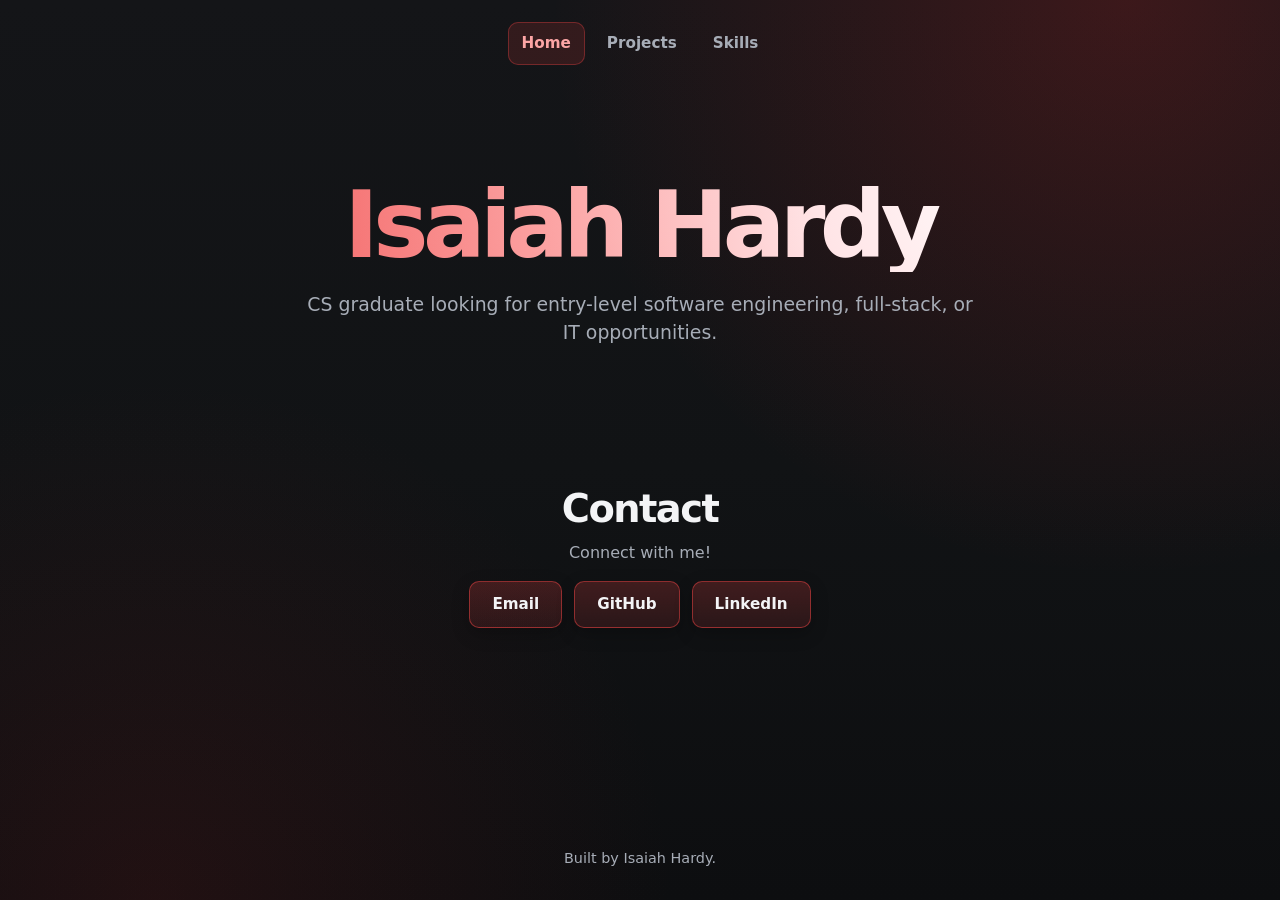
<file: index.html>
<!DOCTYPE html>
<html lang="en">
<head>
  <meta charset="UTF-8">
  <meta name="viewport" content="width=device-width, initial-scale=1.0, viewport-fit=cover">
  <meta name="theme-color" content="#111315">
  <meta name="description" content="Isaiah Hardy's computer science portfolio.">
  <title>Isaiah Hardy | Portfolio</title>
  <link rel="stylesheet" href="styles.css">
  <script src="gradient.js" defer></script>
</head>
<body class="home-page">
  <nav class="site-nav wrap" aria-label="Primary navigation">
    <a class="active" href="index.html">Home</a>
    <a href="pages/projects.html">Projects</a>
    <a href="pages/skills.html">Skills</a>
  </nav>

  <main>
    <section class="hero" id="top">
      <div class="wrap">
        <h1>Isaiah Hardy</h1>
        <p>CS graduate looking for entry-level software engineering, full-stack, or IT opportunities.</p>
      </div>
    </section>

    <section class="contact" id="contact">
      <div class="wrap">
        <h2 class="section-title center-title">Contact</h2>
        <p>Connect with me!</p>
        <div class="contact-links">
          <a href="mailto:isaiahhardy1122@gmail.com">Email</a>
          <a href="https://github.com/ijh22" target="_blank" rel="noreferrer">GitHub</a>
          <a href="https://linkedin.com/in/isaiahhardy" target="_blank" rel="noreferrer">LinkedIn</a>
        </div>
      </div>
    </section>
  </main>

  <footer class="wrap">
    Built by Isaiah Hardy.
  </footer>
</body>
</html>
</file>
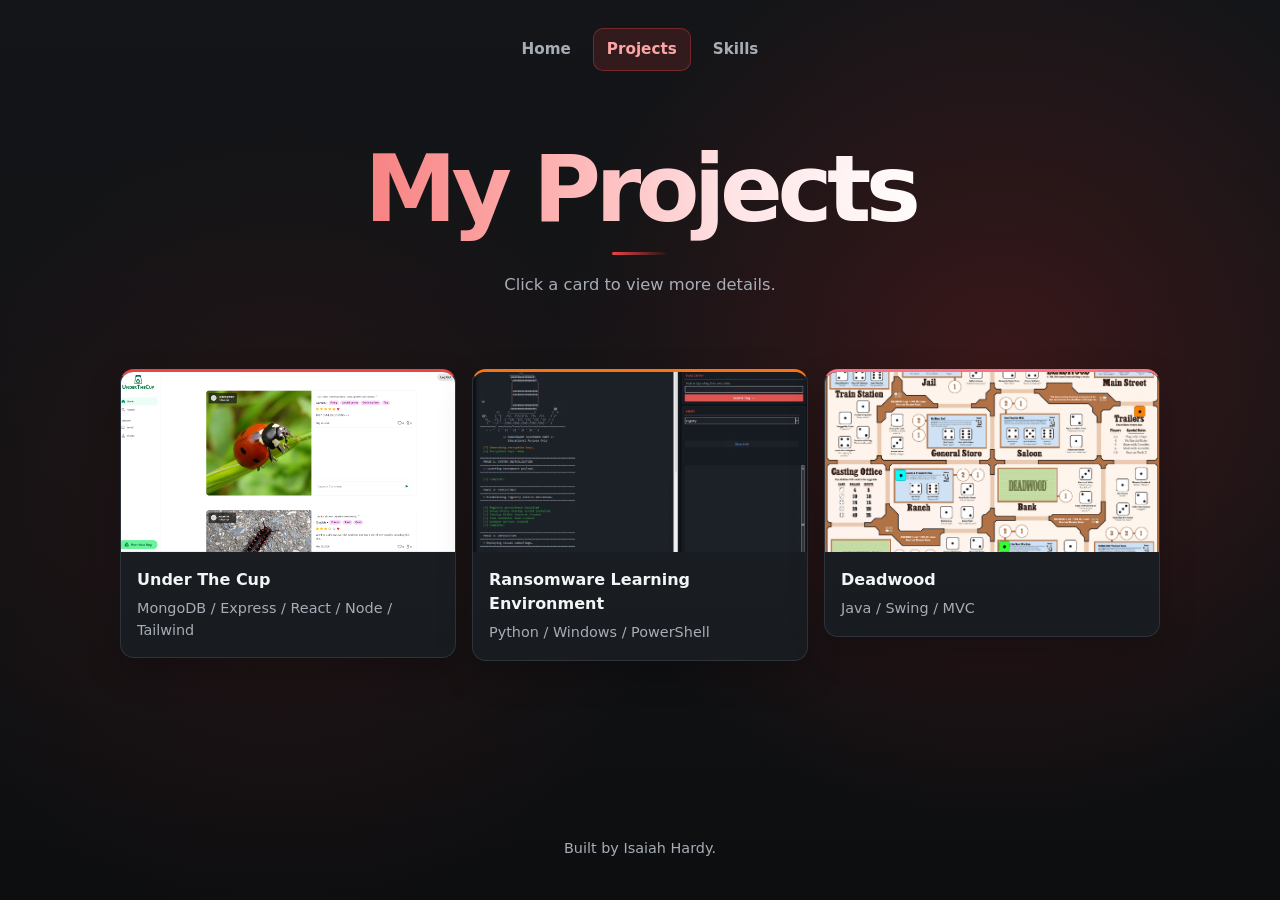
<file: pages/projects.html>
<!DOCTYPE html>
<html lang="en">
<head>
  <meta charset="UTF-8">
  <meta name="viewport" content="width=device-width, initial-scale=1.0, viewport-fit=cover">
  <meta name="theme-color" content="#111315">
  <meta name="description" content="Isaiah Hardy's featured computer science projects.">
  <title>Isaiah Hardy | Projects</title>
  <link rel="stylesheet" href="../styles.css">
  <script src="../gradient.js" defer></script>
  <script src="../scripts/projects.js" defer></script>
</head>
<body>
  <nav class="site-nav wrap" aria-label="Primary navigation">
    <a href="../index.html">Home</a>
    <a class="active" href="projects.html">Projects</a>
    <a href="skills.html">Skills</a>
  </nav>

  <main>
    <header class="page-header wrap">
      <h1 class="page-title">My Projects</h1>
      <p>Click a card to view more details.</p>
    </header>

    <section>
      <div class="wrap">
        <div class="projects-grid">
          <button class="project-card" type="button" data-modal-target="under-the-cup-modal">
            <div class="project-image project-image-preview">
              <img src="../assets/under-the-cup.png" alt="Under The Cup social app preview">
            </div>
            <div class="project-info">
              <h3>Under The Cup</h3>
              <p>MongoDB / Express / React / Node / Tailwind</p>
            </div>
          </button>

          <button class="project-card" type="button" data-modal-target="ransomware-modal">
            <div class="project-image project-image-preview">
              <img src="../assets/ransomware-lab.png" alt="Ransomware Scavenger Hunt lab preview">
            </div>
            <div class="project-info">
              <h3>Ransomware Learning Environment</h3>
              <p>Python / Windows / PowerShell</p>
            </div>
          </button>

          <button class="project-card" type="button" data-modal-target="deadwood-modal">
            <div class="project-image project-image-preview">
              <img src="../assets/deadwood.png" alt="Deadwood board game preview">
            </div>
            <div class="project-info">
              <h3>Deadwood</h3>
              <p>Java / Swing / MVC</p>
            </div>
          </button>
        </div>
      </div>
    </section>
  </main>

  <div class="project-modal" id="under-the-cup-modal" aria-hidden="true">
    <div class="project-modal-window" role="dialog" aria-modal="true" aria-labelledby="under-the-cup-title">
      <button class="modal-close" type="button" aria-label="Close project details">&times;</button>
      <div class="project-modal-preview">
        <div class="project-modal-preview-frame">
          <img src="../assets/under-the-cup.png" alt="Under The Cup MERN social app feed with bug posts and community features">
        </div>
      </div>
      <div class="project-image-selector" aria-label="Under The Cup links">
        <a class="project-thumb project-thumb--text-only" href="https://underthecup.vercel.app/" target="_blank" rel="noreferrer">
          <span>Visit Site</span>
        </a>
      </div>
      <h2 id="under-the-cup-title">Under The Cup</h2>
      <p>A full-stack social platform built by a three-person team for sharing and discovering insects. I primarily contributed as the backend developer, building the database-backed API routes for authentication, searchable content, user profiles, and other core features.</p>      <ul class="project-tech">
        <li>React</li>
        <li>Vite</li>
        <li>Node.js</li>
        <li>Express</li>
        <li>MongoDB</li>
        <li>Tailwind CSS</li>
      </ul>
    </div>
  </div>

  <div class="project-modal" id="ransomware-modal" aria-hidden="true">
    <div class="project-modal-window" role="dialog" aria-modal="true" aria-labelledby="ransomware-title">
      <button class="modal-close" type="button" aria-label="Close project details">&times;</button>
      <div class="project-modal-preview">
        <div class="project-modal-preview-frame">
          <img src="../assets/ransomware-lab.png" alt="Ransomware Scavenger Hunt educational lab interface with console output and flag entry">
        </div>
      </div>
      <h2 id="ransomware-title">Ransomware Learning Environment</h2>
      <p>A controlled educational Windows lab for learning how ransomware behaviors work, including encryption workflows, persistence concepts, and incident-response style analysis in a virtual environment.</p>
      <ul class="project-tech">
        <li>Python</li>
        <li>PowerShell</li>
        <li>Windows VMs</li>
        <li>PyCryptodome</li>
        <li>pywin32</li>
      </ul>
    </div>
  </div>

  <div class="project-modal" id="deadwood-modal" aria-hidden="true">
    <div class="project-modal-window" role="dialog" aria-modal="true" aria-labelledby="deadwood-title">
      <button class="modal-close" type="button" aria-label="Close project details">&times;</button>
      <div class="project-modal-preview">
        <div class="project-modal-preview-frame">
          <img id="deadwood-preview" src="../assets/deadwood.png" alt="Deadwood board game layout used in the Java Swing project">
        </div>
      </div>
      <div class="project-image-selector" aria-label="Deadwood project screenshots">
        <button class="project-thumb active" type="button" data-preview-target="deadwood-preview" data-preview-src="../assets/deadwood.png" data-preview-alt="Deadwood board game layout used in the Java Swing project">
          <img src="../assets/deadwood.png" alt="">
          <span>Board View</span>
        </button>
        <button class="project-thumb" type="button" data-preview-target="deadwood-preview" data-preview-src="../assets/deadwood-text.png" data-preview-alt="Text-based Deadwood gameplay demonstrating the MVC implementation">
          <img src="../assets/deadwood-text.png" alt="">
          <span>Text View</span>
        </button>
      </div>
      <h2 id="deadwood-title">Deadwood</h2>
      <p>A Java recreation of the Deadwood board game utilizing the MVC Architecture. Built with a decoupled core game logic that drives two interchangeable views: a text-based terminal interface and a graphical Swing UI. The model governs the board state and rules, the controller handles player input and turn flow, and the view strictly renders the game state.</p>
      <ul class="project-tech">
        <li>Java</li>
        <li>Java Swing</li>
        <li>MVC</li>
        <li>Object-Oriented Design</li>
      </ul>
    </div>
  </div>

  <footer class="wrap">
    Built by Isaiah Hardy.
  </footer>
</body>
</html>
</file>
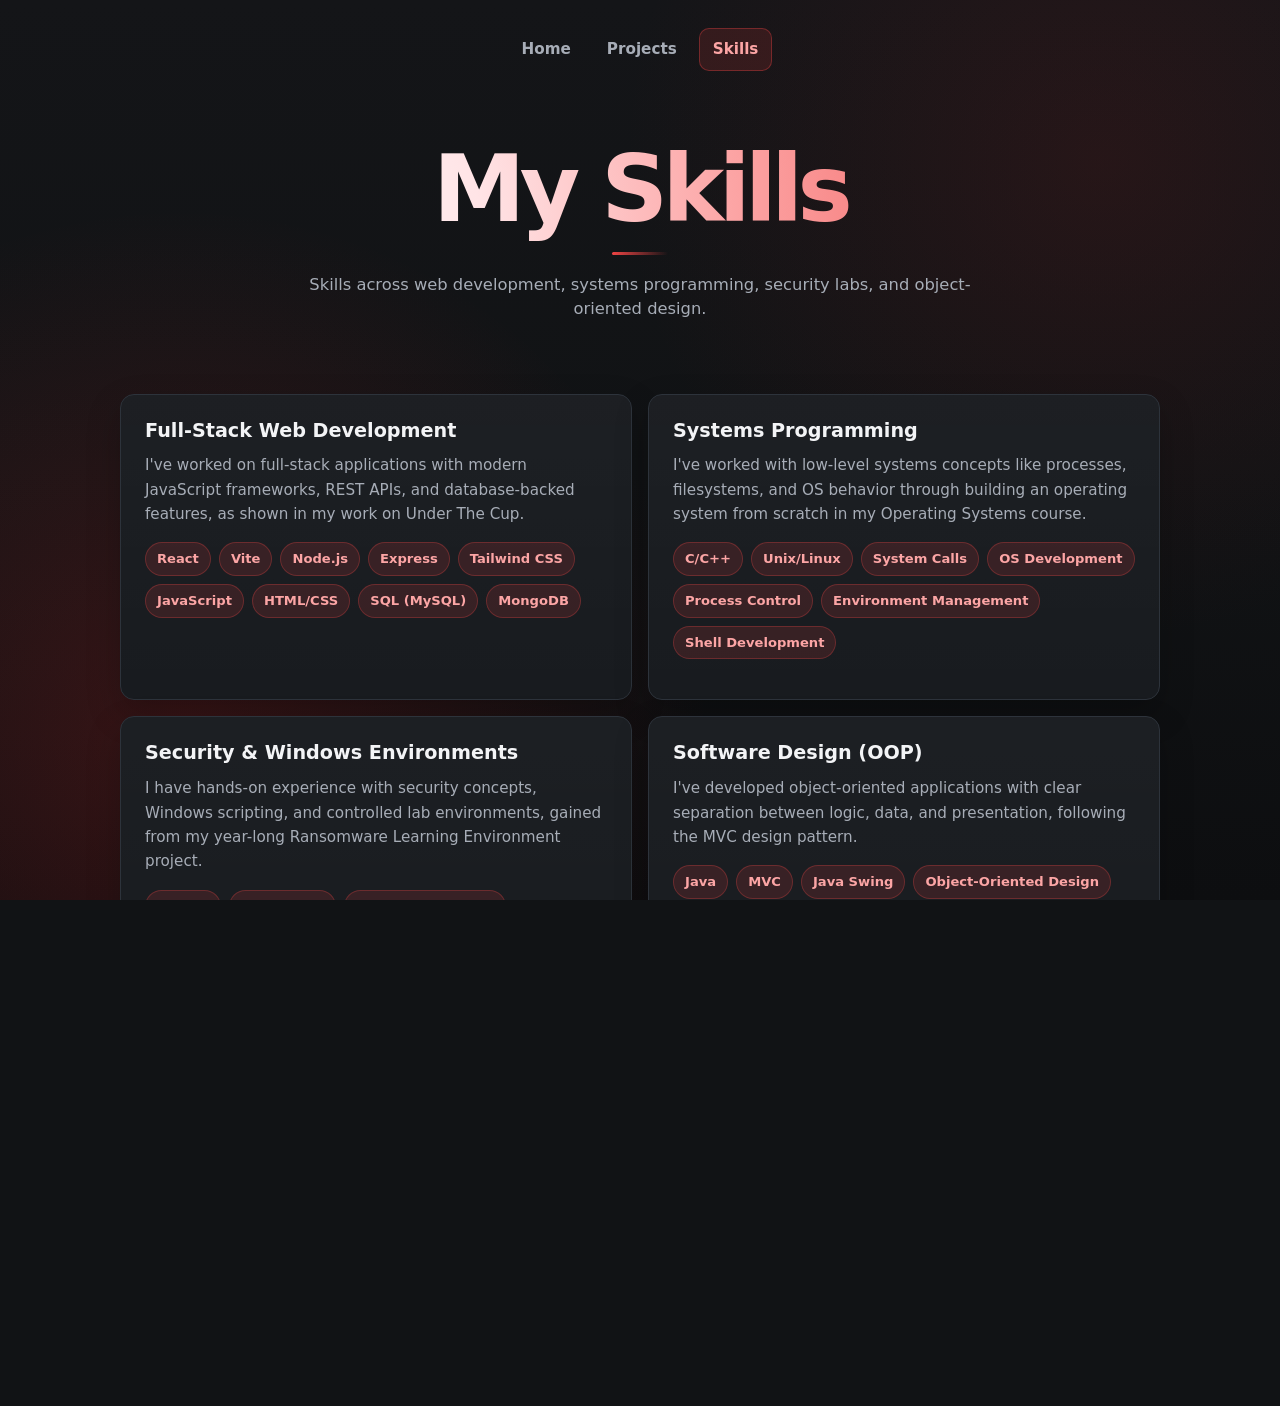
<file: pages/skills.html>
<!DOCTYPE html>
<html lang="en">
<head>
  <meta charset="UTF-8">
  <meta name="viewport" content="width=device-width, initial-scale=1.0, viewport-fit=cover">
  <meta name="theme-color" content="#111315">
  <meta name="description" content="Isaiah Hardy's software engineering skills.">
  <title>Isaiah Hardy | Skills</title>
  <link rel="stylesheet" href="../styles.css">
  <script src="../gradient.js" defer></script>
</head>
<body>
  <nav class="site-nav wrap" aria-label="Primary navigation">
    <a href="../index.html">Home</a>
    <a href="projects.html">Projects</a>
    <a class="active" href="skills.html">Skills</a>
  </nav>

  <main>
    <header class="page-header wrap">
      <h1 class="page-title">My Skills</h1>
      <p>Skills across web development, systems programming, security labs, and object-oriented design.</p>
    </header>

    <section>
      <div class="wrap">
        <div class="skills-groups">
          <article class="skill-group">
            <h2>Full-Stack Web Development</h2>
            <p>I've worked on full-stack applications with modern JavaScript frameworks, REST APIs, and database-backed features, as shown in my work on Under The Cup.</p>
            <ul class="skill-tags">
              <li>React</li>
              <li>Vite</li>
              <li>Node.js</li>
              <li>Express</li>
              <li>Tailwind CSS</li>
              <li>JavaScript</li>
              <li>HTML/CSS</li>
              <li>SQL (MySQL)</li>
              <li>MongoDB</li>
            </ul>
          </article>

          <article class="skill-group">
            <h2>Systems Programming</h2>
            <p>I've worked with low-level systems concepts like processes, filesystems, and OS behavior through building an operating system from scratch in my Operating Systems course.</p>
            <ul class="skill-tags">
              <li>C/C++</li>
              <li>Unix/Linux</li>
              <li>System Calls</li>
              <li>OS Development</li>
              <li>Process Control</li>
              <li>Environment Management</li>
              <li>Shell Development</li>
            </ul>
          </article>

          <article class="skill-group">
            <h2>Security &amp; Windows Environments</h2>
            <p>I have hands-on experience with security concepts, Windows scripting, and controlled lab environments, gained from my year-long Ransomware Learning Environment project.</p>
            <ul class="skill-tags">
              <li>Python</li>
              <li>PowerShell</li>
              <li>Windows Internals</li>
              <li>PyCryptodome</li>
              <li>pywin32</li>
              <li>Persistence Concepts</li>
              <li>Incident Response</li>
            </ul>
          </article>

          <article class="skill-group">
            <h2>Software Design (OOP)</h2>
            <p>I've developed object-oriented applications with clear separation between logic, data, and presentation, following the MVC design pattern.</p>
            <ul class="skill-tags">
              <li>Java</li>
              <li>MVC</li>
              <li>Java Swing</li>
              <li>Object-Oriented Design</li>
              <li>Modular UI</li>
            </ul>
          </article>
        </div>

        <section class="skills-coursework" aria-labelledby="coursework-heading">
          <h2 id="coursework-heading">Coursework</h2>
          <ul class="skill-tags coursework-tags">
            <li>Operating Systems</li>
            <li>Object-Oriented Programming</li>
            <li>Data Structures &amp; Algorithms</li>
            <li>Database Systems</li>
            <li>Computer Networks</li>
            <li>Robotics</li>
            <li>Web Development</li>
          </ul>
        </section>
      </div>
    </section>
  </main>

  <footer class="wrap">
    Built by Isaiah Hardy.
  </footer>
</body>
</html>
</file>
<file: styles.css>
:root {
  --bg: #111315;
  --surface: #181b1f;
  --surface-soft: #20242a;
  --text: #f3f4f6;
  --muted: #a7adb7;
  --border: #2d333b;
  --accent: #ef4444;
  --accent-strong: #fca5a5;
  --accent-soft: rgba(239, 68, 68, 0.14);
  --gradient-x: 88%;
  --gradient-y: 0%;
  --gradient-x2: 0%;
  --gradient-y2: 100%;
  --shadow: 0 14px 34px rgba(0, 0, 0, 0.22);
  --font: Inter, ui-sans-serif, system-ui, -apple-system, BlinkMacSystemFont, "Segoe UI", sans-serif;
  --safe-top: env(safe-area-inset-top, 0px);
  --safe-bottom: env(safe-area-inset-bottom, 0px);
  --page-background:
    radial-gradient(circle at var(--gradient-x) var(--gradient-y), rgba(220, 38, 38, 0.2), transparent 40%),
    radial-gradient(circle at var(--gradient-x2) var(--gradient-y2), rgba(127, 29, 29, 0.18), transparent 36%),
    linear-gradient(180deg, #141518 0%, var(--bg) 52%, #0d0e10 100%);
}

* {
  box-sizing: border-box;
}

html {
  height: 100%;
  overflow: hidden;
  background-color: var(--bg);
  background-image: var(--page-background);
  overscroll-behavior: none;
  scroll-behavior: smooth;
}

body {
  position: relative;
  display: flex;
  flex-direction: column;
  height: 100vh;
  height: 100svh;
  height: 100dvh;
  margin: 0;
  overflow-x: hidden;
  overflow-y: auto;
  color: var(--text);
  background-color: var(--bg);
  background-image: var(--page-background);
  font-family: var(--font);
  line-height: 1.5;
  overscroll-behavior: none;
  -webkit-overflow-scrolling: touch;
}

body > * {
  position: relative;
  z-index: 1;
}

main {
  flex: 1;
}

a {
  color: inherit;
  text-decoration: none;
}

.wrap {
  width: min(1040px, calc(100% - 40px));
  margin: 0 auto;
}

.site-nav {
  display: flex;
  justify-content: center;
  gap: 8px;
  padding: calc(28px + var(--safe-top)) 0 0;
}

.site-nav a {
  border: 1px solid transparent;
  border-radius: 10px;
  padding: 9px 13px;
  color: var(--muted);
  font-size: 0.95rem;
  font-weight: 600;
  transition: color 160ms ease, background 160ms ease, border-color 160ms ease;
}

.site-nav a:hover {
  color: var(--text);
  background: var(--surface-soft);
  border-color: var(--border);
}

.site-nav a.active {
  color: var(--accent-strong);
  background: var(--accent-soft);
  border-color: rgba(239, 68, 68, 0.35);
}

.contact-links a {
  display: inline-flex;
  align-items: center;
  justify-content: center;
  min-height: 44px;
  padding: 11px 22px;
  border: 1px solid rgba(239, 68, 68, 0.5);
  border-radius: 10px;
  background: linear-gradient(180deg, rgba(239, 68, 68, 0.22), rgba(239, 68, 68, 0.12));
  color: var(--text);
  font-size: 0.95rem;
  font-weight: 700;
  box-shadow: 0 6px 18px rgba(0, 0, 0, 0.24);
  transition: background 160ms ease, border-color 160ms ease, transform 160ms ease, box-shadow 160ms ease;
}

.contact-links a:hover {
  border-color: var(--accent);
  background: var(--accent);
  color: #ffffff;
  transform: translateY(-1px);
  box-shadow: 0 10px 24px rgba(239, 68, 68, 0.28);
}

.contact-links a:focus-visible {
  outline: 2px solid var(--accent-strong);
  outline-offset: 2px;
}

.hero {
  display: grid;
  min-height: 58vh;
  place-items: center;
  text-align: center;
}

.home-page .site-nav {
  padding-top: calc(22px + var(--safe-top));
}

.home-page .hero {
  min-height: 44vh;
}

.home-page section {
  padding: 28px 0;
}

.home-page .section-title {
  margin-bottom: 12px;
  font-size: clamp(1.65rem, 4vw, 2.4rem);
}

.home-page .contact p {
  margin-bottom: 16px;
}

.home-page footer {
  padding: 20px 0 calc(30px + var(--safe-bottom));
}

.hero h1,
.page-title {
  margin: 0;
  font-size: clamp(2.8rem, 8vw, 5.8rem);
  line-height: 1;
  letter-spacing: -0.06em;
  background-image: radial-gradient(
    circle at var(--gradient-x) var(--gradient-y),
    #ffffff 0%,
    #ffe4e6 24%,
    var(--accent-strong) 52%,
    var(--accent) 100%
  );
  background-clip: text;
  -webkit-background-clip: text;
  color: transparent;
}

.page-title::after {
  content: "";
  display: block;
  width: 56px;
  height: 3px;
  margin: 16px auto 0;
  border-radius: 999px;
  background: linear-gradient(90deg, var(--accent), transparent);
}

.hero p {
  max-width: 680px;
  margin: 18px auto 0;
  color: var(--muted);
  font-size: clamp(1rem, 2vw, 1.18rem);
  font-weight: 500;
}

.page-header {
  padding: 72px 0 28px;
  text-align: center;
}

.page-header p,
.short-copy {
  max-width: 680px;
  margin: 18px auto 0;
  color: var(--muted);
  font-size: 1.02rem;
}

section {
  padding: 44px 0;
}

.section-title {
  margin: 0 0 24px;
  font-size: clamp(2rem, 5vw, 3rem);
  line-height: 1.05;
  letter-spacing: -0.04em;
}

.center-title {
  text-align: center;
}

.skill-group,
.project-card {
  border: 1px solid var(--border);
  border-radius: 14px;
  background: linear-gradient(180deg, rgba(255, 255, 255, 0.02), rgba(255, 255, 255, 0)), var(--surface);
  box-shadow: var(--shadow);
}

.skills-groups {
  display: grid;
  grid-template-columns: repeat(2, 1fr);
  gap: 16px;
}

.skill-group {
  padding: 24px;
  transition: border-color 160ms ease;
}

.skill-group:hover {
  border-color: rgba(239, 68, 68, 0.35);
}

.skill-group h2 {
  margin: 0 0 10px;
  font-size: 1.2rem;
  line-height: 1.3;
}

.skill-group p {
  margin: 0 0 16px;
  color: var(--muted);
  font-size: 0.95rem;
  line-height: 1.6;
}

.skill-tags {
  display: flex;
  flex-wrap: wrap;
  gap: 8px;
  padding: 0;
  margin: 0 0 16px;
  list-style: none;
}

.skill-tags li,
.project-tech li {
  border: 1px solid rgba(239, 68, 68, 0.28);
  border-radius: 999px;
  padding: 6px 11px;
  background: var(--accent-soft);
  color: var(--accent-strong);
}

.skill-tags li {
  font-size: 0.82rem;
  font-weight: 600;
}

.skill-tags.compact li {
  font-size: 0.78rem;
  padding: 5px 10px;
}

.skill-proof {
  color: var(--accent-strong);
  font-size: 0.88rem;
  font-weight: 600;
}

.skill-proof:hover {
  color: #ffffff;
}

.skills-coursework {
  margin-top: 36px;
  padding-top: 28px;
  border-top: 1px solid var(--border);
  text-align: center;
}

.skills-coursework h2 {
  margin: 0 0 18px;
  color: var(--muted);
  font-size: 0.8rem;
  font-weight: 600;
  letter-spacing: 0.08em;
  text-transform: uppercase;
}

.skills-coursework .coursework-tags {
  justify-content: center;
  margin: 0 auto;
  max-width: 720px;
  gap: 10px;
}

.skills-coursework .coursework-tags li {
  border-color: var(--border);
  background: rgba(255, 255, 255, 0.03);
  color: var(--muted);
  font-size: 0.84rem;
  font-weight: 500;
}

.projects-grid {
  display: grid;
  grid-template-columns: repeat(3, 1fr);
  align-items: start;
  gap: 16px;
}

.project-card {
  display: block;
  width: 100%;
  padding: 0;
  overflow: hidden;
  border-top: 3px solid var(--accent);
  appearance: none;
  color: inherit;
  font: inherit;
  text-align: left;
  cursor: pointer;
  transition: border-color 160ms ease, transform 160ms ease;
}

.project-card:hover {
  border-color: rgba(239, 68, 68, 0.4);
  transform: translateY(-2px);
}

.project-card:nth-child(2) {
  border-top-color: #f97316;
}

.project-card:nth-child(3) {
  border-top-color: #fb7185;
}

.project-image {
  display: grid;
  min-height: 180px;
  place-items: center;
  overflow: hidden;
  background:
    radial-gradient(circle at top right, rgba(239, 68, 68, 0.12), transparent 55%),
    linear-gradient(135deg, rgba(255, 255, 255, 0.03), rgba(255, 255, 255, 0)),
    var(--surface-soft);
  color: var(--muted);
  font-size: 0.82rem;
  font-weight: 700;
  letter-spacing: 0.06em;
  text-transform: uppercase;
}

.project-info {
  padding: 16px;
}

.project-info h3 {
  margin: 0 0 6px;
  font-size: 1rem;
}

.project-info p {
  margin: 0;
  color: var(--muted);
  font-size: 0.9rem;
}

.project-image-preview {
  min-height: 180px;
  background: #07090d;
}

.project-image-preview img {
  display: block;
  width: 100%;
  height: 180px;
  object-fit: cover;
  object-position: center;
}

.project-modal {
  position: fixed;
  inset: 0;
  z-index: 20;
  display: grid;
  place-items: center;
  padding: 28px;
  background: rgba(3, 5, 8, 0.78);
  backdrop-filter: blur(6px);
}

.project-modal[aria-hidden="true"] {
  display: none;
}

.project-modal[aria-hidden="false"] .project-modal-window {
  animation: modal-enter 200ms cubic-bezier(0.2, 0, 0.2, 1);
  will-change: opacity, transform;
}

.project-modal-window {
  position: relative;
  display: flex;
  flex-direction: column;
  width: min(1100px, 94vw);
  height: calc(100dvh - 56px);
  overflow: hidden;
  padding: 22px;
  border: 1px solid rgba(239, 68, 68, 0.24);
  border-radius: 14px;
  background: rgba(17, 24, 39, 0.98);
  box-shadow: 0 30px 80px rgba(0, 0, 0, 0.58);
}

.project-modal-preview {
  display: flex;
  flex: 1 1 0;
  align-items: stretch;
  justify-content: center;
  min-height: 0;
  overflow: hidden;
  border: 1px solid var(--border);
  border-radius: 12px;
  background:
    radial-gradient(circle at top right, rgba(239, 68, 68, 0.14), transparent 55%),
    var(--surface-soft);
  color: var(--muted);
  font-size: 0.82rem;
  font-weight: 700;
  letter-spacing: 0.06em;
  text-transform: uppercase;
}

.project-modal-preview-frame {
  display: flex;
  align-items: center;
  justify-content: center;
  width: 100%;
  flex: 1 1 auto;
  min-height: 0;
}

.project-modal-preview-frame img {
  display: block;
  width: 100%;
  height: 100%;
  object-fit: contain;
  object-position: center;
}

.project-modal--portrait .project-modal-preview {
  flex-grow: 1;
}

.project-modal--portrait .project-modal-preview-frame {
  align-items: flex-start;
}

.project-modal--portrait .project-modal-preview-frame img {
  object-position: top center;
}

.project-modal--portrait .project-image-selector {
  margin-top: 8px;
}

.project-modal--portrait .project-modal-window h2 {
  margin-top: 10px;
}

.project-modal--portrait .project-modal-window p {
  margin-bottom: 8px;
  font-size: 0.86rem;
  line-height: 1.45;
}

.project-image-selector,
.project-modal-window h2,
.project-modal-window p,
.project-tech {
  flex-shrink: 0;
}

.project-image-selector {
  display: flex;
  flex-wrap: wrap;
  gap: 10px;
  margin-top: 12px;
}

.project-thumb {
  display: grid;
  grid-template-columns: 54px auto;
  align-items: center;
  gap: 8px;
  padding: 5px 10px 5px 5px;
  border: 1px solid var(--border);
  border-radius: 8px;
  background: rgba(255, 255, 255, 0.03);
  color: var(--muted);
  cursor: pointer;
  font: inherit;
  font-size: 0.78rem;
  font-weight: 700;
  text-decoration: none;
}

.project-thumb.active,
.project-thumb:hover {
  border-color: rgba(239, 68, 68, 0.45);
  color: var(--text);
}

.project-thumb img {
  width: 54px;
  height: 34px;
  border-radius: 5px;
  object-fit: cover;
}

.project-thumb--text-only {
  grid-template-columns: auto;
  padding: 12px 100px;
}

.project-modal-window h2 {
  margin: 14px 0 6px;
  font-size: 1.1rem;
}

.project-modal-window p {
  max-width: 900px;
  margin: 0 0 12px;
  color: var(--muted);
  font-size: 0.92rem;
  line-height: 1.55;
}

.modal-close {
  position: absolute;
  top: 10px;
  right: 12px;
  z-index: 1;
  display: grid;
  width: 28px;
  height: 28px;
  place-items: center;
  border: 0;
  border-radius: 50%;
  background: rgba(0, 0, 0, 0.58);
  color: #ffffff;
  cursor: pointer;
  font-size: 1.2rem;
  line-height: 1;
}

.modal-open {
  overflow: hidden;
}

.project-tech {
  display: flex;
  flex-wrap: wrap;
  gap: 8px;
  padding: 0;
  margin: 0;
  list-style: none;
}

.project-tech li {
  font-size: 0.8rem;
  font-weight: 700;
}

.resume-actions {
  margin-bottom: 18px;
}

.pdf-viewer {
  display: grid;
  gap: 14px;
}

.pdf-page {
  display: block;
  width: 100%;
  border: 1px solid var(--border);
  border-radius: 10px;
  background: #ffffff;
}

.pdf-status {
  margin: 0;
  color: var(--muted);
}

.contact {
  text-align: center;
}

.contact p {
  max-width: 620px;
  margin: 0 auto 22px;
  color: var(--muted);
}

.contact-links {
  display: flex;
  flex-wrap: wrap;
  justify-content: center;
  gap: 12px;
}

footer {
  padding: 28px 0 calc(40px + var(--safe-bottom));
  color: var(--muted);
  font-size: 0.9rem;
  text-align: center;
}

@media (max-width: 900px) {
  .skills-groups,
  .projects-grid {
    grid-template-columns: 1fr;
  }

  .site-nav {
    flex-wrap: wrap;
  }
}

@media (max-width: 620px) {
  :root {
    --page-background: none;
  }

  html {
    height: auto;
    min-height: 100%;
    overflow: auto;
    background-color: var(--bg);
    background-image: none;
    overscroll-behavior: auto;
  }

  body {
    min-height: 100vh;
    min-height: 100svh;
    min-height: 100dvh;
    height: auto;
    overflow-x: hidden;
    overflow-y: visible;
    background-color: var(--bg);
    background-image: none;
    overscroll-behavior: auto;
  }

  body::before {
    content: none;
  }

  .wrap {
    width: min(100% - 28px, 1040px);
  }

  .site-nav {
    padding-top: calc(18px + var(--safe-top));
  }

  .hero,
  .home-page .hero {
    min-height: 42vh;
  }

  .page-header {
    padding-top: 54px;
  }

  section {
    padding: 34px 0;
  }

  .project-modal {
    padding: 12px;
  }

  .project-modal-window {
    width: min(100%, 94vw);
    height: calc(100dvh - 24px);
    padding: 14px;
  }

  .project-card:active,
  .contact-links a:active,
  .project-thumb:active,
  .site-nav a:active {
    transform: scale(0.98);
  }

  .project-modal-window h2 {
    margin-top: 10px;
  }

  .project-modal-window p {
    font-size: 0.88rem;
    line-height: 1.5;
  }
}

@keyframes modal-enter {
  from {
    opacity: 0;
    transform: translate3d(0, 8px, 0) scale(0.985);
  }

  to {
    opacity: 1;
    transform: translate3d(0, 0, 0) scale(1);
  }
}

@media (prefers-reduced-motion: reduce) {
  .project-modal[aria-hidden="false"] .project-modal-window {
    animation: none;
  }
}
</file>
